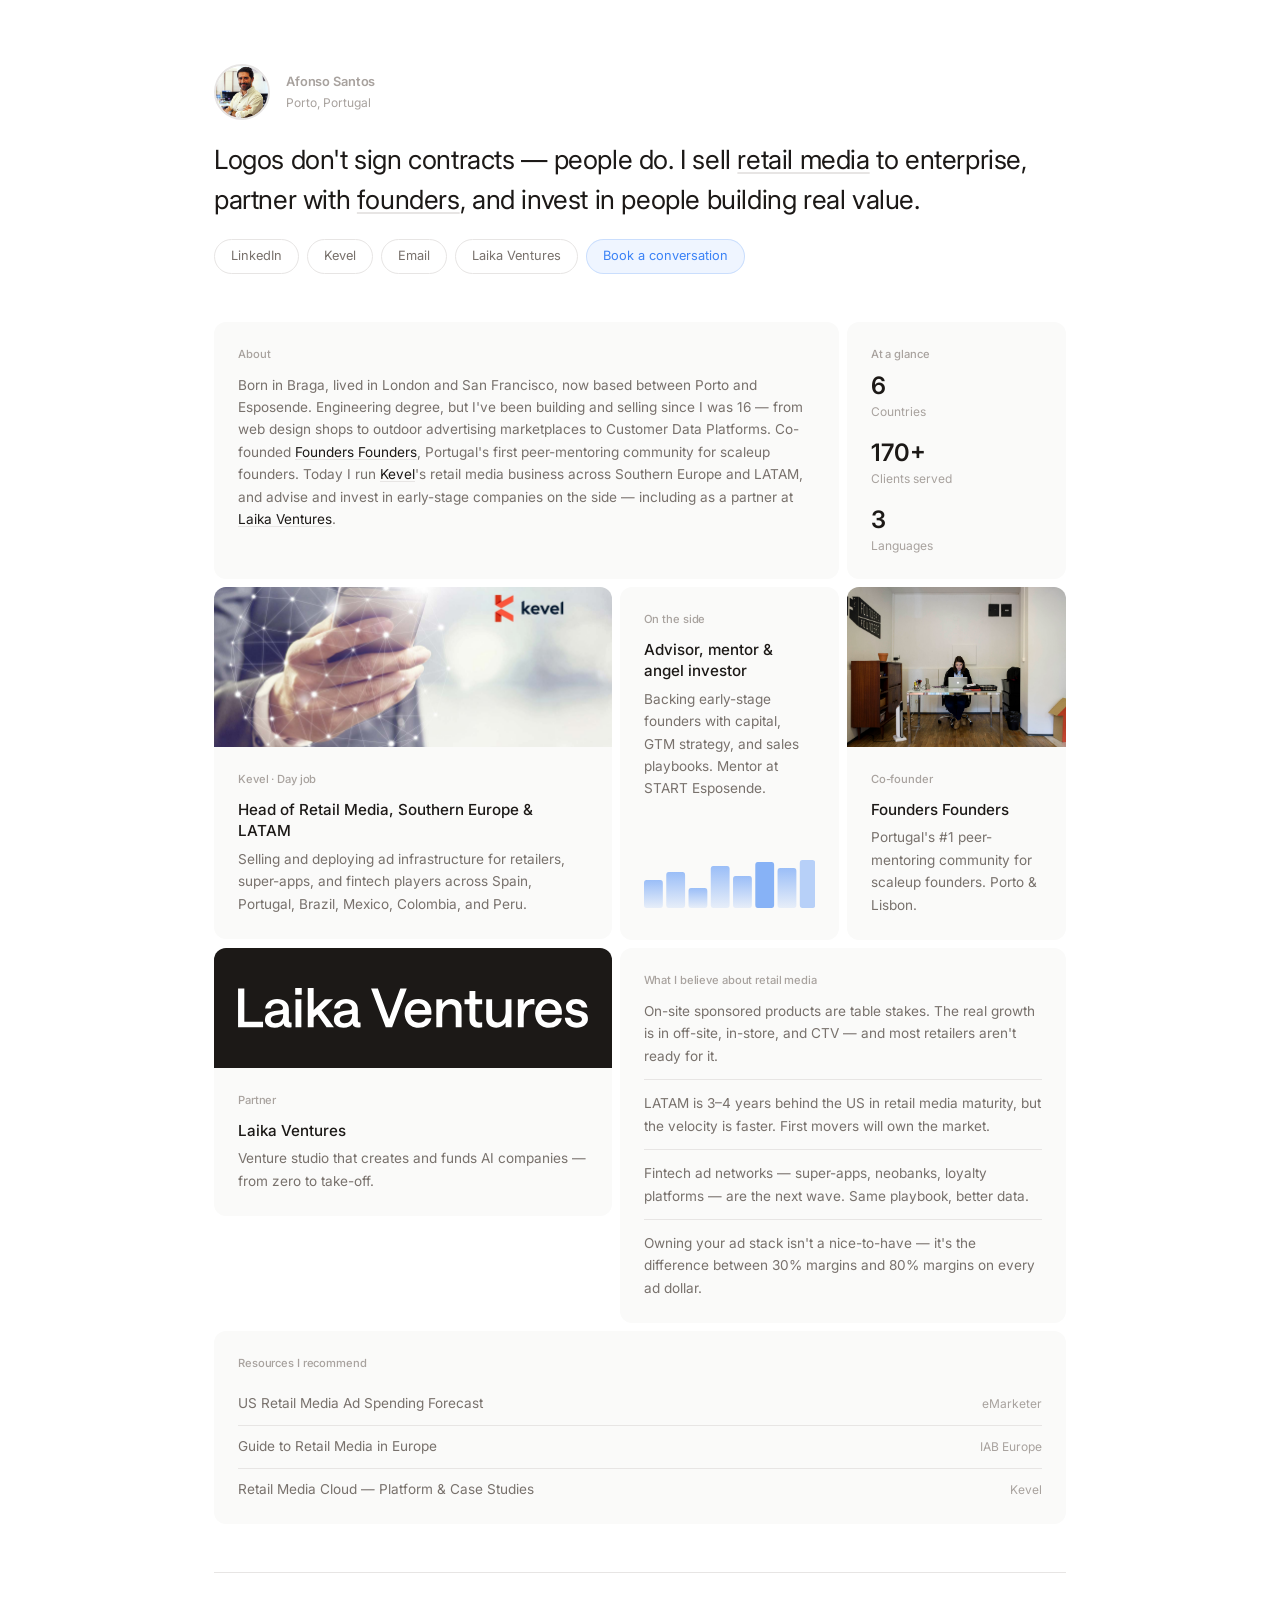
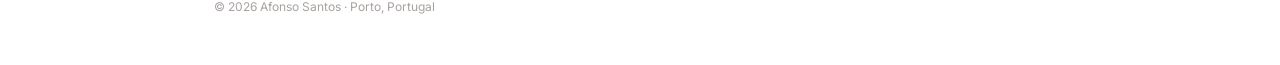
<file: index.html>
<!DOCTYPE html>
<html lang="en">
<head>
    <meta charset="UTF-8">
    <meta name="viewport" content="width=device-width, initial-scale=1.0, viewport-fit=cover">
    <title>Afonso Santos</title>
    <meta name="description" content="Afonso Santos — Head of Retail Media, Southern Europe & LATAM at Kevel. Advisor, mentor, angel investor. Based in Porto.">
    <link rel="preconnect" href="https://fonts.googleapis.com">
    <link href="https://fonts.googleapis.com/css2?family=Inter:wght@400;500;600;700&display=swap" rel="stylesheet">
    <style>
        :root {
            --bg: #ffffff;
            --surface: #fafaf9;
            --surface-hover: #f5f5f4;
            --border: #e7e5e4;
            --text: #1c1917;
            --text-secondary: #78716c;
            --text-muted: #a8a29e;
            --accent: #3b82f6;
            --accent-dim: rgba(59,130,246,0.08);
            --green: #16a34a;
            --green-dim: rgba(22,163,74,0.08);
            --amber: #d97706;
            --amber-dim: rgba(217,119,6,0.08);
            --radius: 12px;
        }
        * { margin: 0; padding: 0; box-sizing: border-box; }
        body {
            font-family: 'Inter', -apple-system, BlinkMacSystemFont, sans-serif;
            background: var(--bg);
            color: var(--text);
            line-height: 1.6;
            min-height: 100vh;
            -webkit-font-smoothing: antialiased;
            -webkit-text-size-adjust: 100%;
        }

        .container {
            max-width: 800px;
            margin: 0 auto;
            padding: 64px 24px 48px;
            padding-left: max(24px, env(safe-area-inset-left));
            padding-right: max(24px, env(safe-area-inset-right));
        }

        /* Header */
        .header { margin-bottom: 48px; }
        .header-top {
            display: flex; align-items: center; gap: 16px; margin-bottom: 20px;
        }
        .avatar {
            width: 56px; height: 56px; border-radius: 50%; object-fit: cover;
            border: 2px solid var(--border); flex-shrink: 0;
        }
        .header-name {
            font-size: 0.8rem; font-weight: 600;
            color: var(--text-muted);
            letter-spacing: -0.01em;
        }
        .header-location {
            font-size: 0.75rem; color: var(--text-muted); font-weight: 400;
        }
        .header h1 {
            font-size: 1.65rem; font-weight: 400; line-height: 1.5;
            letter-spacing: -0.015em; color: var(--text); margin-bottom: 20px;
        }
        .header h1 a {
            color: var(--text);
            text-decoration: underline;
            text-decoration-color: var(--border);
            text-underline-offset: 3px;
            text-decoration-thickness: 1.5px;
            transition: text-decoration-color 0.2s;
        }
        .header h1 a:hover { text-decoration-color: var(--accent); }
        .header h1 a.a-kevel:hover { text-decoration-color: #f59e0b; }
        .header h1 a.a-founders:hover { text-decoration-color: #16a34a; }
        .header-links {
            display: flex; gap: 8px; flex-wrap: wrap; align-items: center;
        }
        .pill {
            font-size: 0.8rem; color: var(--text-secondary); text-decoration: none;
            border: 1px solid var(--border); padding: 6px 16px; border-radius: 100px;
            transition: all 0.2s; display: inline-block; background: var(--bg);
            white-space: nowrap;
        }
        .pill:hover { border-color: var(--text-secondary); color: var(--text); background: var(--surface); }
        .pill-accent {
            color: var(--accent); background: var(--accent-dim);
            border-color: rgba(59,130,246,0.2);
        }
        .pill-accent:hover { background: rgba(59,130,246,0.12); border-color: rgba(59,130,246,0.35); }

        /* Bento grid */
        .bento {
            display: grid;
            grid-template-columns: repeat(3, 1fr);
            gap: 8px;
        }
        .card {
            background: var(--surface);
            border-radius: var(--radius);
            padding: 24px;
            transition: all 0.2s;
            overflow: hidden;
        }
        .card:hover { background: var(--surface-hover); }
        .card-link { text-decoration: none; color: inherit; display: block; }
        .card-link .card { cursor: pointer; }
        .card-label {
            font-size: 0.7rem; font-weight: 500;
            color: var(--text-muted); margin-bottom: 10px;
            letter-spacing: -0.01em;
        }
        .card-title {
            font-size: 0.95rem; font-weight: 500; color: var(--text);
            margin-bottom: 6px; line-height: 1.4;
        }
        .card-desc {
            font-size: 0.85rem; color: var(--text-secondary); line-height: 1.65;
        }
        .card-desc a {
            color: var(--text); text-decoration: underline;
            text-decoration-color: var(--border);
            text-underline-offset: 2px;
            text-decoration-thickness: 1px;
            transition: text-decoration-color 0.2s;
        }
        .card-desc a:hover { text-decoration-color: var(--accent); }

        /* Image cards */
        .card-img {
            padding: 0;
            position: relative;
        }
        .card-img-content {
            padding: 24px;
        }
        .card-img img {
            width: 100%;
            height: 160px;
            object-fit: cover;
            display: block;
        }
        .card-logo-container {
            height: 120px;
            display: flex;
            align-items: center;
            justify-content: center;
            padding: 24px;
        }
        .card-logo-container.dark-bg {
            background: #1c1917;
        }
        .card-logo-container img {
            max-height: 40px;
            width: auto;
            object-fit: contain;
        }

        /* Spans */
        .span-2 { grid-column: span 2; }
        .span-3 { grid-column: span 3; }

        /* Stats */
        .stats-grid {
            display: flex; flex-direction: column; gap: 20px;
        }
        .stat-num {
            font-size: 1.5rem; font-weight: 600; color: var(--text);
            line-height: 1;
        }
        .stat-label {
            font-size: 0.75rem; color: var(--text-muted); margin-top: 4px;
        }

        /* POV list */
        .pov-item {
            padding: 12px 0;
            border-bottom: 1px solid var(--border);
            font-size: 0.85rem; color: var(--text-secondary); line-height: 1.65;
        }
        .pov-item:last-child { border-bottom: none; padding-bottom: 0; }
        .pov-item:first-child { padding-top: 0; }

        /* Resource row */
        .resource-row {
            display: flex; justify-content: space-between; align-items: center;
            gap: 12px;
            padding: 10px 0; border-bottom: 1px solid var(--border);
            text-decoration: none; transition: all 0.15s;
        }
        .resource-row:last-child { border-bottom: none; padding-bottom: 0; }
        .resource-row:first-child { padding-top: 0; }
        .resource-title { font-size: 0.85rem; color: var(--text-secondary); transition: color 0.15s; }
        .resource-source { font-size: 0.75rem; color: var(--text-muted); white-space: nowrap; flex-shrink: 0; }
        .resource-row:hover .resource-title { color: var(--text); }

        /* Tags */
        .tag {
            display: inline-block; font-size: 0.7rem; font-weight: 500;
            padding: 3px 10px; border-radius: 100px;
            background: var(--accent-dim); color: var(--accent);
        }
        .tag-green { background: var(--green-dim); color: var(--green); }

        /* Arrow icon */
        .arrow-icon {
            position: absolute; top: 16px; right: 16px;
            width: 20px; height: 20px; color: var(--text-muted);
            opacity: 0; transition: opacity 0.2s;
            z-index: 1;
        }
        .card-link:hover .arrow-icon { opacity: 1; }

        /* Footer */
        footer {
            margin-top: 48px; padding-top: 24px; border-top: 1px solid var(--border);
            color: var(--text-muted); font-size: 0.75rem;
        }

        /* ===== TABLET: 2 columns ===== */
        @media (max-width: 800px) {
            .bento {
                grid-template-columns: repeat(2, 1fr);
            }
            .span-3 { grid-column: span 2; }
        }

        /* ===== MOBILE: 1 column ===== */
        @media (max-width: 580px) {
            .container {
                padding: 32px 16px 32px;
                padding-left: max(16px, env(safe-area-inset-left));
                padding-right: max(16px, env(safe-area-inset-right));
                padding-bottom: max(32px, env(safe-area-inset-bottom));
            }

            /* Header */
            .header { margin-bottom: 32px; }
            .header h1 {
                font-size: 1.25rem;
                line-height: 1.55;
                margin-bottom: 16px;
            }
            .header-top { margin-bottom: 16px; }
            .avatar { width: 48px; height: 48px; }

            /* Pills: scroll horizontally on tiny screens */
            .header-links {
                gap: 6px;
                flex-wrap: nowrap;
                overflow-x: auto;
                -webkit-overflow-scrolling: touch;
                scrollbar-width: none;
                padding-bottom: 4px;
            }
            .header-links::-webkit-scrollbar { display: none; }
            .pill {
                padding: 8px 16px;
                font-size: 0.8rem;
                flex-shrink: 0;
            }

            /* Grid: single column */
            .bento {
                grid-template-columns: 1fr;
                gap: 8px;
            }
            .span-2, .span-3 { grid-column: span 1; }

            /* Cards */
            .card { padding: 20px; border-radius: 10px; }
            .card-img-content { padding: 20px; }

            /* Images: taller since cards are full-width */
            .card-img img {
                height: 200px;
            }
            .card-logo-container {
                height: 100px;
            }

            /* Stats: horizontal row on mobile */
            .stats-grid {
                flex-direction: row;
                gap: 0;
                justify-content: space-between;
            }
            .stats-grid > div {
                flex: 1;
                text-align: center;
            }
            .stats-grid > div:not(:last-child) {
                border-right: 1px solid var(--border);
            }
            .stat-num { font-size: 1.35rem; }

            /* Resources: stack on narrow screens */
            .resource-row {
                flex-direction: column;
                align-items: flex-start;
                gap: 2px;
                padding: 12px 0;
            }

            /* POV items */
            .pov-item { font-size: 0.83rem; padding: 10px 0; }

            /* Touch devices: always show arrows */
            .arrow-icon { opacity: 0.4; }

            /* Footer */
            footer { margin-top: 32px; }
        }

        /* ===== SMALL MOBILE (iPhone SE, etc) ===== */
        @media (max-width: 380px) {
            .header h1 { font-size: 1.15rem; }
            .stat-num { font-size: 1.2rem; }
            .card-title { font-size: 0.9rem; }
            .card-desc { font-size: 0.82rem; }
            .card-img img { height: 160px; }
        }

        /* ===== LARGE DESKTOP ===== */
        @media (min-width: 1200px) {
            .container {
                max-width: 900px;
            }
        }

        /* ===== TOUCH / HOVER DETECTION ===== */
        @media (hover: none) {
            .arrow-icon { opacity: 0.35; }
            .card:hover { background: var(--surface); }
            .card:active { background: var(--surface-hover); }
        }

        /* ===== PRINT ===== */
        @media print {
            .header-links, .arrow-icon, footer { display: none; }
            .card { break-inside: avoid; border: 1px solid #ddd; }
            .bento { display: block; }
            .card { margin-bottom: 12px; }
        }
    </style>
</head>
<body>
    <div class="container">

        <!-- Header -->
        <div class="header">
            <div class="header-top">
                <img src="img/afonso.jpg" alt="Afonso Santos" class="avatar">
                <div>
                    <div class="header-name">Afonso Santos</div>
                    <div class="header-location">Porto, Portugal</div>
                </div>
            </div>
            <h1>Logos don't sign contracts — people do. I sell <a href="https://www.kevel.com" target="_blank" class="a-kevel">retail media</a> to enterprise, partner with <a href="https://www.founders-founders.com" target="_blank" class="a-founders">founders</a>, and invest in people building real value.</h1>
            <div class="header-links">
                <a href="https://www.linkedin.com/in/afonsosantos/" target="_blank" class="pill">LinkedIn</a>
                <a href="https://www.kevel.com" target="_blank" class="pill">Kevel</a>
                <a href="mailto:asantos@kevel.co" class="pill">Email</a>
                <a href="https://www.laikaventures.co/" target="_blank" class="pill">Laika Ventures</a>
                <a href="https://calendly.com/afonso-santos" target="_blank" class="pill pill-accent">Book a conversation</a>
            </div>
        </div>

        <!-- Bento grid -->
        <div class="bento">

            <!-- About -->
            <div class="card span-2">
                <div class="card-label">About</div>
                <p class="card-desc">Born in Braga, lived in London and San Francisco, now based between Porto and Esposende. Engineering degree, but I've been building and selling since I was 16 — from web design shops to outdoor advertising marketplaces to Customer Data Platforms. Co-founded <a href="https://www.founders-founders.com" target="_blank">Founders Founders</a>, Portugal's first peer-mentoring community for scaleup founders. Today I run <a href="https://www.kevel.com" target="_blank">Kevel</a>'s retail media business across Southern Europe and LATAM, and advise and invest in early-stage companies on the side — including as a partner at <a href="https://www.laikaventures.co/" target="_blank">Laika Ventures</a>.</p>
            </div>

            <!-- Numbers -->
            <div class="card">
                <div class="card-label">At a glance</div>
                <div class="stats-grid">
                    <div><div class="stat-num">6</div><div class="stat-label">Countries</div></div>
                    <div><div class="stat-num">170+</div><div class="stat-label">Clients served</div></div>
                    <div><div class="stat-num">3</div><div class="stat-label">Languages</div></div>
                </div>
            </div>

            <!-- Kevel — with platform image -->
            <a href="https://www.kevel.com" target="_blank" class="card-link">
                <div class="card card-img span-2" style="position: relative;">
                    <svg class="arrow-icon" viewBox="0 0 24 24" fill="none" stroke="currentColor" stroke-width="2"><path d="M7 17L17 7M17 7H7M17 7v10"/></svg>
                    <img src="img/kevel-platform.jpg" alt="Kevel retail media platform">
                    <div class="card-img-content">
                        <div class="card-label">Kevel · Day job</div>
                        <div class="card-title">Head of Retail Media, Southern Europe & LATAM</div>
                        <p class="card-desc">Selling and deploying ad infrastructure for retailers, super-apps, and fintech players across Spain, Portugal, Brazil, Mexico, Colombia, and Peru.</p>
                    </div>
                </div>
            </a>

            <!-- Advising -->
            <a href="https://calendly.com/afonso-santos" target="_blank" class="card-link">
                <div class="card" style="position: relative; display: flex; flex-direction: column; height: 100%;">
                    <svg class="arrow-icon" viewBox="0 0 24 24" fill="none" stroke="currentColor" stroke-width="2"><path d="M7 17L17 7M17 7H7M17 7v10"/></svg>
                    <div class="card-label">On the side</div>
                    <div class="card-title">Advisor, mentor & angel investor</div>
                    <p class="card-desc" style="flex: 1;">Backing early-stage founders with capital, GTM strategy, and sales playbooks. Mentor at START Esposende.</p>
                    <div style="margin-top: 16px;">
                        <svg width="100%" height="48" viewBox="0 0 200 48" preserveAspectRatio="none">
                            <defs>
                                <linearGradient id="gbar" x1="0" y1="0" x2="0" y2="1">
                                    <stop offset="0%" stop-color="#3b82f6" stop-opacity="0.5"/>
                                    <stop offset="100%" stop-color="#3b82f6" stop-opacity="0.1"/>
                                </linearGradient>
                            </defs>
                            <rect x="0" y="20" width="22" height="28" rx="3" fill="url(#gbar)"/>
                            <rect x="26" y="12" width="22" height="36" rx="3" fill="url(#gbar)"/>
                            <rect x="52" y="28" width="22" height="20" rx="3" fill="url(#gbar)"/>
                            <rect x="78" y="6" width="22" height="42" rx="3" fill="url(#gbar)"/>
                            <rect x="104" y="16" width="22" height="32" rx="3" fill="url(#gbar)"/>
                            <rect x="130" y="2" width="22" height="46" rx="3" fill="#3b82f6" opacity="0.6"/>
                            <rect x="156" y="8" width="22" height="40" rx="3" fill="url(#gbar)"/>
                            <rect x="182" y="0" width="18" height="48" rx="3" fill="#3b82f6" opacity="0.35"/>
                        </svg>
                    </div>
                </div>
            </a>

            <!-- Founders Founders — with photo -->
            <a href="https://www.founders-founders.com" target="_blank" class="card-link">
                <div class="card card-img" style="position: relative;">
                    <svg class="arrow-icon" viewBox="0 0 24 24" fill="none" stroke="currentColor" stroke-width="2"><path d="M7 17L17 7M17 7H7M17 7v10"/></svg>
                    <img src="img/founders-founders.jpg" alt="Founders Founders community space">
                    <div class="card-img-content">
                        <div class="card-label">Co-founder</div>
                        <div class="card-title">Founders Founders</div>
                        <p class="card-desc">Portugal's #1 peer-mentoring community for scaleup founders. Porto & Lisbon.</p>
                    </div>
                </div>
            </a>

            <!-- Laika Ventures — with dark logo card -->
            <a href="https://www.laikaventures.co/" target="_blank" class="card-link">
                <div class="card card-img" style="position: relative;">
                    <svg class="arrow-icon" viewBox="0 0 24 24" fill="none" stroke="currentColor" stroke-width="2"><path d="M7 17L17 7M17 7H7M17 7v10"/></svg>
                    <div class="card-logo-container dark-bg">
                        <img src="img/laika.svg" alt="Laika Ventures logo">
                    </div>
                    <div class="card-img-content">
                        <div class="card-label">Partner</div>
                        <div class="card-title">Laika Ventures</div>
                        <p class="card-desc">Venture studio that creates and funds AI companies — from zero to take-off.</p>
                    </div>
                </div>
            </a>

            

            <!-- Market POV -->
            <div class="card span-2">
                <div class="card-label">What I believe about retail media</div>
                <div>
                    <div class="pov-item">On-site sponsored products are table stakes. The real growth is in off-site, in-store, and CTV — and most retailers aren't ready for it.</div>
                    <div class="pov-item">LATAM is 3–4 years behind the US in retail media maturity, but the velocity is faster. First movers will own the market.</div>
                    <div class="pov-item">Fintech ad networks — super-apps, neobanks, loyalty platforms — are the next wave. Same playbook, better data.</div>
                    <div class="pov-item">Owning your ad stack isn't a nice-to-have — it's the difference between 30% margins and 80% margins on every ad dollar.</div>
                </div>
            </div>

            <!-- Resources -->
            <div class="card span-3">
                <div class="card-label">Resources I recommend</div>
                <a href="https://www.insiderintelligence.com/content/us-retail-media-ad-spending-forecast-2025" target="_blank" class="resource-row">
                    <span class="resource-title">US Retail Media Ad Spending Forecast</span>
                    <span class="resource-source">eMarketer</span>
                </a>
                <a href="https://iabeurope.eu/knowledge-hub/iab-europe-guide-to-retail-media/" target="_blank" class="resource-row">
                    <span class="resource-title">Guide to Retail Media in Europe</span>
                    <span class="resource-source">IAB Europe</span>
                </a>
                <a href="https://www.kevel.com/retail-media" target="_blank" class="resource-row">
                    <span class="resource-title">Retail Media Cloud — Platform & Case Studies</span>
                    <span class="resource-source">Kevel</span>
                </a>
            </div>

        </div>

        <footer>&copy; 2026 Afonso Santos · Porto, Portugal</footer>

    </div>
</body>
</html>
</file>
